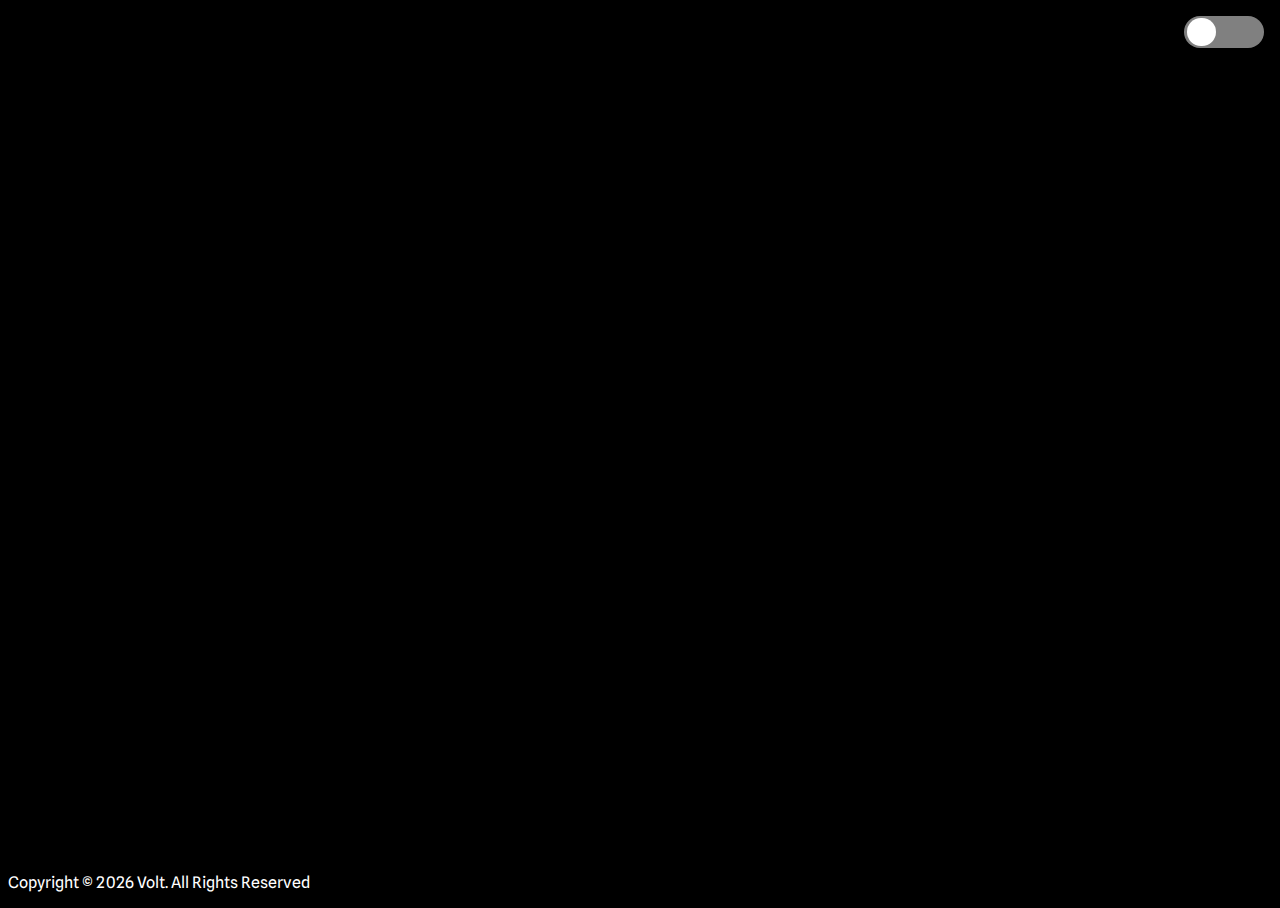
<file: index.html>
<!DOCTYPE html>
<html lang="en">
<head>
    <meta charset="UTF-8">
    <meta name="viewport" content="width=device-width, initial-scale=1.0">
    <meta http-equiv="X-UA-Compatible" content="ie=edge">
    <title>Volt — Let's create a better environment</title>
    <meta charset="UTF-8">
    <meta name="viewport" content="width=device-width, initial-scale=1.0">
    <meta http-equiv="X-UA-Compatible" content="ie=edge">
    <link rel="icon" href="/assets/img/logo.png" type="image/png" sizes="16x16">
    <meta property="og:site_name" content="Volt">
    <meta property="og:title" content="Let's create a better environment">
    <meta name="author" content="VoltTeam">
    <meta name="theme-color" content="#ffd321">
    <meta property="og:type" content="article">
    <meta property="og:url" content="https://volt.science/">
    <meta property="og:locale" content="en_US">
    <meta name="twitter:card" content="summary_large_image"/>
    <meta name="twitter:image" content="https://volt.science/assets/img/banner.png">
    <meta property="og:description"
          content="Structure bringing together an ecosystem of different professions mainly on Discord.">
    <meta name="description"
          content="Structure bringing together an ecosystem of different professions mainly on Discord."/>
    <link rel="stylesheet" href="/assets/css/style.css">
    <link rel="preconnect" href="https://fonts.googleapis.com">
    <link rel="preconnect" href="https://fonts.gstatic.com" crossorigin>
    <link href="https://fonts.googleapis.com/css2?family=Spline+Sans:wght@300;400;500;600;700&display=swap"
          rel="stylesheet">
</head>
<body>
<input type="checkbox" id="switch" onclick="invert()"/><label for="switch"></label>
<div id="wrapper">
    <div id="main">
        <img src="/assets/img/logo.png" class="logo animated fadeInUp" alt="Volt's Logo">
        <h1 class="animated fadeInUp delay-1">Coming soon...</h1>
        <h2 class="animated fadeInUp delay-2">We are preparing new things to build our better world. Please join us on
            <a href="https://discord.gg/p74dTg8SWt">Discord</a> to keep up to date.</h2>
    </div>
</div>
<div class="footer">Copyright &copy;
    <script>document.write(new Date().getFullYear())</script>
    Volt. All Rights Reserved
</div>
</body>
<script src="/assets/js/script.js"></script>
</html>
</file>
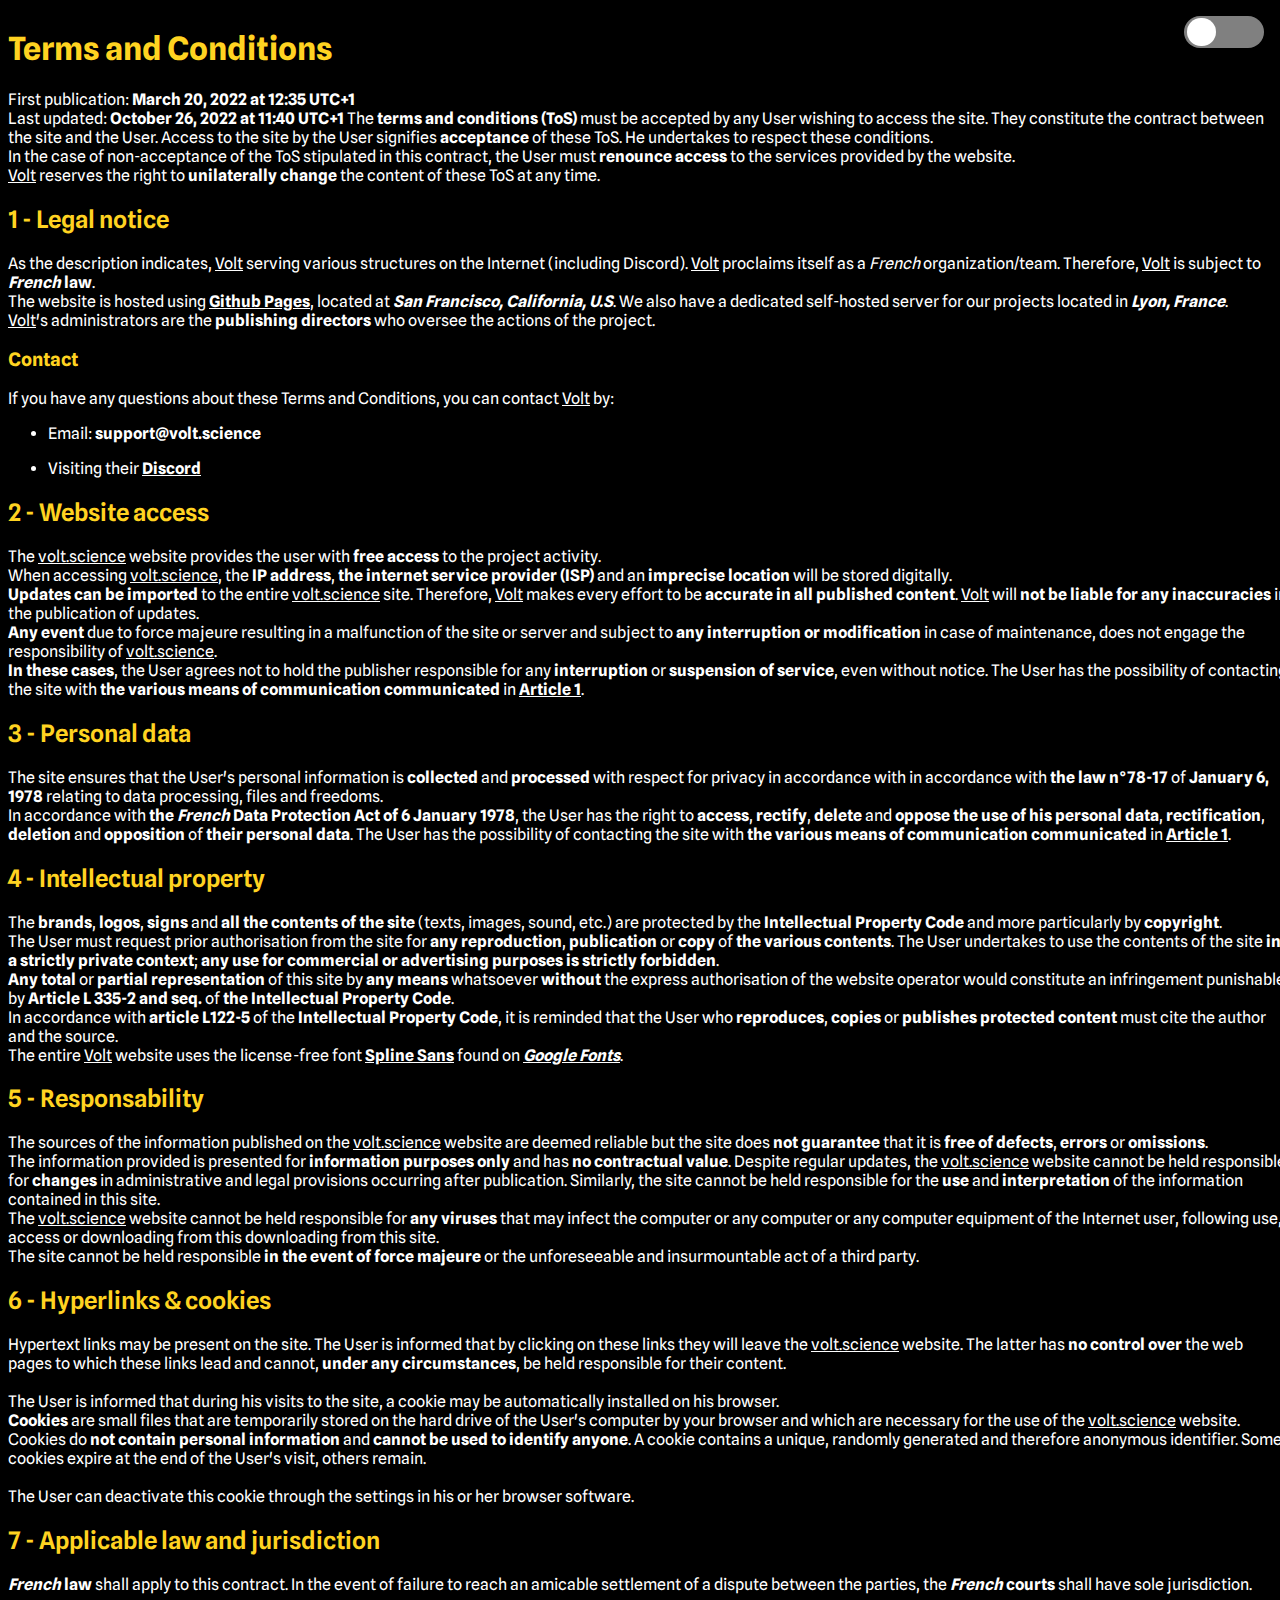
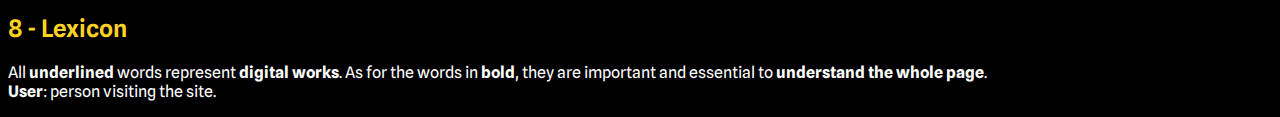
<file: legal.html>
<!DOCTYPE html>
<html lang="en">
<head>
    <meta charset="UTF-8">
    <meta name="viewport" content="width=device-width, initial-scale=1.0">
    <meta http-equiv="X-UA-Compatible" content="ie=edge">
    <title>Volt — Terms</title>
    <meta charset="UTF-8">
    <meta name="viewport" content="width=device-width, initial-scale=1.0">
    <meta http-equiv="X-UA-Compatible" content="ie=edge">
    <link rel="icon" href="/assets/img/logo.png" type="image/png" sizes="16x16">
    <meta property="og:site_name" content="Volt">
    <meta property="og:title" content="Terms">
    <meta name="author" content="VoltTeam">
    <meta name="theme-color" content="#ffd321">
    <meta property="og:type" content="article">
    <meta property="og:url" content="https://volt.science/">
    <meta property="og:locale" content="en_US">
    <meta name="twitter:card" content="summary_large_image"/>
    <meta name="twitter:image" content="https://volt.science/assets/img/banner.png">
    <meta property="og:description"
          content="Structure bringing together an ecosystem of different professions mainly on Discord.">
    <meta name="description"
          content="Structure bringing together an ecosystem of different professions mainly on Discord."/>
    <link rel="stylesheet" href="/assets/css/style.css">
    <link rel="preconnect" href="https://fonts.googleapis.com">
    <link rel="preconnect" href="https://fonts.gstatic.com" crossorigin>
    <link href="https://fonts.googleapis.com/css2?family=Spline+Sans:wght@300;400;500;600;700&display=swap"
          rel="stylesheet">
</head>
<body content="colorful">
<input type="checkbox" id="switch" onclick="invert()"/><label for="switch"></label>
<div id="wrapper">
    <h1 id="terms">Terms and Conditions</h1>
    <p>First publication: <strong>March 20, 2022 at 12:35 UTC+1</strong><br>
        Last updated: <strong>October 26, 2022 at 11:40 UTC+1</strong>
        The <strong>terms and conditions (ToS)</strong> must be accepted by any User wishing to access the site. They
        constitute the contract
        between the site and the User. Access to the site by the User signifies <strong>acceptance</strong> of these
        ToS. He
        undertakes to respect these conditions.<br>
        In the case of non-acceptance of the ToS stipulated in this contract, the User must <strong>renounce
            access</strong> to the
        services provided by the website.<br>
        <u><a href="/" rel="external nofollow noopener" target="_blank">Volt</a></u> reserves the right to <strong>unilaterally
            change</strong> the content of these ToS at any time.
    </p>
    <h2 id="legal">1 - Legal notice</h2>
    <p>As the description indicates, <u><a href="/" rel="external nofollow noopener" target="_blank">Volt</a></u>
        serving various structures on the Internet (including Discord).
        <u><a href="/" rel="external nofollow noopener" target="_blank">Volt</a></u> proclaims
        itself as a <i>French</i> organization/team. Therefore, <u><a href="/" rel="external nofollow noopener"
                                                                      target="_blank">Volt</a></u> is subject to
        <strong><i>French</i>
            law</strong>.<br>
        The website is hosted using <strong><u><a rel="external nofollow noopener" target="_blank"
                                               href="https://pages.github.com/">Github Pages</a></u></strong>, located at <strong><i>San Francisco, California, U.S</i></strong>. We also have a dedicated self-hosted server for our projects located in <strong><i>Lyon, France</i></strong>.<br>
        <u><a href="/" rel="external nofollow noopener" target="_blank">Volt</a></u>'s administrators are the <strong>publishing
            directors</strong> who oversee the actions of the
        project.</p>
    <h3 id="contact">Contact</h3>
    <p>If you have any questions about these Terms and Conditions, you can contact <u><a href="/"
                                                                                         rel="external nofollow noopener"
                                                                                         target="_blank">Volt</a></u>
        by:</p>
    <ul>
        <li>
            <p>Email: <strong>support@volt.science</strong></p>
        </li>
        <li>
            <p>Visiting their <a href="https://discord.gg/p74dTg8SWt" rel="external nofollow noopener"
                                 target="_blank"><strong>Discord</strong></a>
            </p>
        </li>
    </ul>
    <h2 id="access">2 - Website access</h2>
    <p>The <u><a href="/" rel="external nofollow noopener" target="_blank">volt.science</a></u> website provides the
        user with <strong>free access</strong> to the project activity.<br>
        When accessing <u><a href="/" rel="external nofollow noopener" target="_blank">volt.science</a></u>, the
        <strong>IP address</strong>, <strong>the internet service provider
            (ISP)</strong> and an <strong>imprecise location</strong> will
        be stored digitally.<br>
        <strong>Updates can be imported</strong> to the entire <u><a href="/" rel="external nofollow noopener"
                                                                     target="_blank">volt.science</a></u> site.
        Therefore, <u><a href="/" rel="external nofollow noopener" target="_blank">Volt</a></u> makes
        every
        effort to be <strong>accurate in
            all published content</strong>. <u><a href="/" rel="external nofollow noopener" target="_blank">Volt</a></u>
        will <strong>not be liable for any inaccuracies</strong> in the
        publication of updates.<br>
        <strong>Any event</strong> due to force majeure resulting in a malfunction of the site or server and subject to
        <strong>any interruption
            or modification</strong> in case of maintenance, does not engage the responsibility of
        <u><a href="/" rel="external nofollow noopener" target="_blank">volt.science</a></u>.<br>
        <strong>In these cases</strong>, the User agrees not to hold the publisher responsible for any <strong>interruption</strong>
        or
        <strong>suspension of
            service</strong>, even without notice. The User has the possibility of contacting the site
        with <strong>the various means of
            communication communicated</strong> in <strong><u>Article 1</u></strong>.
    </p>
    <h2 id="privacy">3 - Personal data</h2>
    <p>The site ensures that the User's personal information is <strong>collected</strong> and
        <strong>processed</strong> with respect for privacy in
        accordance with
        in accordance with <strong>the law n°78-17</strong> of <strong>January 6, 1978</strong> relating to data
        processing, files and freedoms.<br>
        In accordance with <strong>the <i>French</i> Data Protection Act of 6 January 1978</strong>, the User has the
        right to
        <strong>access</strong>, <strong>rectify</strong>, <strong>delete</strong> and <strong>oppose the use of his
            personal data</strong>,
        <strong>rectification</strong>, <strong>deletion</strong> and <strong>opposition</strong> of <strong>their
            personal data</strong>. The User has the possibility of contacting the site with <strong>the various means
            of
            communication communicated</strong> in <strong><u>Article 1</u></strong>.
    </p>
    <h2 id="property">4 - Intellectual property</h2>
    <p>The <strong>brands</strong>, <strong>logos</strong>, <strong>signs</strong> and <strong>all the contents of the
        site</strong> (texts, images, sound, etc.) are protected by the
        <strong>Intellectual Property Code</strong> and more particularly by <strong>copyright</strong>.<br>
        The User must request prior authorisation from the site for <strong>any reproduction</strong>, <strong>publication</strong>
        or <strong>copy</strong> of <strong>the various
            contents</strong>. The User undertakes to use the contents of the site <strong>in a strictly private
            context</strong>; <strong>any use for
            commercial or advertising purposes is strictly forbidden</strong>.<br>
        <strong>Any total</strong> or <strong>partial representation</strong> of this site by <strong>any means</strong>
        whatsoever <strong>without</strong> the express authorisation of
        the website operator would constitute an infringement punishable by <strong>Article L 335-2 and seq.</strong> of
        <strong>the Intellectual
            Property Code</strong>.<br>
        In accordance with <strong>article L122-5</strong> of the <strong>Intellectual Property Code</strong>, it is
        reminded that the User who
        <strong>reproduces</strong>, <strong>copies</strong> or <strong>publishes protected content</strong> must cite
        the author and the source.<br>
        The entire <a href="/" rel="external nofollow noopener" target="_blank">Volt</a> website uses the license-free font <strong><u><a href="https://fonts.google.com/specimen/Spline+Sans" rel="external nofollow noopener" target="_blank">Spline Sans</a></u></strong> found on <strong><i><a href="https://fonts.google.com/" rel="external nofollow noopener" target="_blank">Google Fonts</a></i></strong>.
    </p>
    <h2 id="responsability">5 - Responsability</h2>
    <p>The sources of the information published on the <u><a href="/" rel="external nofollow noopener" target="_blank">volt.science</a></u>
        website are deemed reliable but the site does
        <strong>not guarantee</strong> that it is <strong>free of defects</strong>, <strong>errors</strong> or <strong>omissions</strong>.<br>
        The information provided is presented for <strong>information purposes only</strong> and has <strong>no
            contractual value</strong>. Despite
        regular updates, the <u><a href="/" rel="external nofollow noopener" target="_blank">volt.science</a></u>
        website cannot be held responsible for <strong>changes</strong> in administrative and
        legal
        provisions occurring after publication. Similarly, the site cannot be held responsible for the
        <strong>use</strong> and
        <strong>interpretation</strong> of the information contained in this site.<br>
        The <u><a href="/" rel="external nofollow noopener" target="_blank">volt.science</a></u> website cannot be held
        responsible for <strong>any viruses</strong> that may infect the computer or any
        computer or any computer equipment of the Internet user, following use, access or downloading from this
        downloading from this site.<br>
        The site cannot be held responsible <strong>in the event of force majeure</strong> or the unforeseeable
        and insurmountable act of a third party.</p>
    <h2 id="cookies">6 - Hyperlinks & cookies</h2>
    <p>Hypertext links may be present on the site. The User is informed that by clicking on these links they will leave
        the <u><a href="/" rel="external nofollow noopener" target="_blank">volt.science</a></u> website. The latter has
        <strong>no control over</strong> the web pages to which these links lead and
        cannot, <strong>under any circumstances</strong>, be held responsible for their content.<br><br>
        The User is informed that during his visits to the site, a cookie may be automatically installed on his browser.<br>
        <strong>Cookies</strong> are small files that are temporarily stored on the hard drive of the User's computer by
        your browser and
        which are necessary for the use of the <u><a href="/" rel="external nofollow noopener" target="_blank">volt.science</a></u>
        website. Cookies do <strong>not contain personal information</strong>
        and <strong>cannot be used to identify anyone</strong>. A cookie contains a unique, randomly generated and
        therefore anonymous
        identifier. Some cookies expire at the end of the User's visit, others remain.<br><br>
        The User can deactivate this cookie through the settings in his or her browser software.
    </p>
    <h2 id="jurisdiction">7 - Applicable law and jurisdiction</h2>
    <p><strong><i>French</i> law</strong> shall apply to this contract. In the event of failure to reach an amicable
        settlement of a
        dispute between the parties, the <strong><i>French</i> courts</strong> shall have sole jurisdiction.</p>
    <h2 id="lexicon">8 - Lexicon</h2>
    <p>All <strong>underlined</strong> words represent <strong>digital works</strong>. As for the words in <strong>bold</strong>, they are important and essential to
        <strong>understand the whole page</strong>.<br>
        <strong>User</strong>: person visiting the site.
    </p>
</div>
</body>
<script src="/assets/js/script.js"></script>
</html>
</file>
<file: assets/css/style.css>
body, html, #wrapper {
    font-family: 'Spline Sans', sans-serif;
    font-weight: 400;
    width: 100%;
    height: 100%;
}

body {
    background: black;
    color: white;
    padding: 0;
    overflow-x: hidden;
}

body[mode="light"] {
    color: black;
    background: white;
}

body[content="colorful"] h1, body[content="colorful"] h2, body[content="colorful"] h3{
    color: #ffd321;
}

/* Scroll-bar */

::-webkit-scrollbar {
    width: 5px;
    height: 5px;
    box-shadow: -9px 0px 25px 2px rgba(0,0,0,1);
    -webkit-box-shadow: -9px 0px 25px 2px rgba(0,0,0,1);
    -moz-box-shadow: -9px 0px 25px 2px rgba(0,0,0,1);
}

::-webkit-scrollbar-button {
    width: 5px;
    height: 5px;
}

::-webkit-scrollbar-thumb {
    background: #e1e1e1;
    border: 0px none #ffffff;
    border-radius: 5px;
}

::-webkit-scrollbar-thumb:hover {
    background: #e3e3e3;
}

::-webkit-scrollbar-thumb:active {
    background: #949494;
}

::-webkit-scrollbar-track {
    background: #666666;
    border: 0px none #ffffff;
    border-radius: 50px;
}

::-webkit-scrollbar-track:hover {
    background: #666666;
}

::-webkit-scrollbar-corner {
    background: transparent;
}

/* Center */

#wrapper {
    display: table;
}

#main {
    display: table-cell;
    vertical-align: middle;
    text-align: center;
}


/* Object */

h1 {
    font-size: 2rem;
}

h2 {
    font-weight: 600;
    font-size: 1.5rem;
}

b {
    font-weight: 800;
}

a {
    color: white;
}

body[mode="light"] a {
    color: black;
}

.logo {
    width: 100%;
    max-width: 200px;
    height: auto;
}

/* Animations */

.animated {
    animation-duration: 1s;
    animation-fill-mode: both;
    -webkit-animation-duration: 1s;
    -webkit-animation-fill-mode: both;
}

.delay-1 {
    animation-delay: 1s;
}

.delay-2 {
    animation-delay: 2s;
}

.delay-3 {
    animation-delay: 3s;
}

.delay-4 {
    animation-delay: 4s;
}

.delay-5 {
    animation-delay: 5s;
}

.fadeInUp {
    opacity: 0;
    animation-name: fadeInUp;
    -webkit-animation-name: fadeInUp;
}

.fadeIn {
    opacity: 0;
    animation-name: fadeIn;
    -webkit-animation-name: fadeIn;
}

.fadeOut {
    animation-name: fadeOut;
    -webkit-animation-name: fadeOut;
}

/* Keyframes animations */

@keyframes fadeIn {
    0% {
        display: initial;
        opacity: 0;
    }
    100% {
        opacity: 1;
    }
}

@keyframes fadeInUp {
    0% {
        opacity: 0;
        -webkit-transform: translate3d(0, 100%, 0);
        transform: translate3d(0, 100%, 0)
    }
    to {
        opacity: 1;
        -webkit-transform: translateZ(0);
        transform: translateZ(0);
    }
}

@keyframes fadeOut {
    0% {
        display: initial;
        opacity: 1;
        -webkit-transform: translateZ(0);
        transform: translateZ(0);
    }
    to {
        opacity: 0;
        -webkit-transform: translate3d(0, 100%, 0);
        transform: translate3d(0, 100%, 0);
        display: none;
    }
}


/*
* Dark/Light Style button
*/

label {
    cursor: pointer;
    text-indent: -9999px;
    width: 5rem;
    height: 2rem;
    background: grey;
    display: block;
    border-radius: 2rem;
    position: relative;
    float: right;
    top: 1rem;
    right: 1rem;
    position: absolute;
}

label:after {
    content: '';
    position: absolute;
    top: 1.5px;
    left: 3px;
    width: 1.8rem;
    height: 1.8rem;
    background: #fff;
    border-radius: 1.8rem;
    transition: 0.3s;
}

input:checked + label {
    background: #bada55;
}

input:checked + label:after {
    left: calc(100% - 3px);
    transform: translateX(-100%);
}

label:active:after {
    width: 6px;
}

#switch {
    display: none;
}

/* Footer */

.footer {
    margin-left: 0.5rem;
    margin-bottom: 0.5rem;
    position: absolute;
    left: 0;
    bottom: 0;
}
</file>
